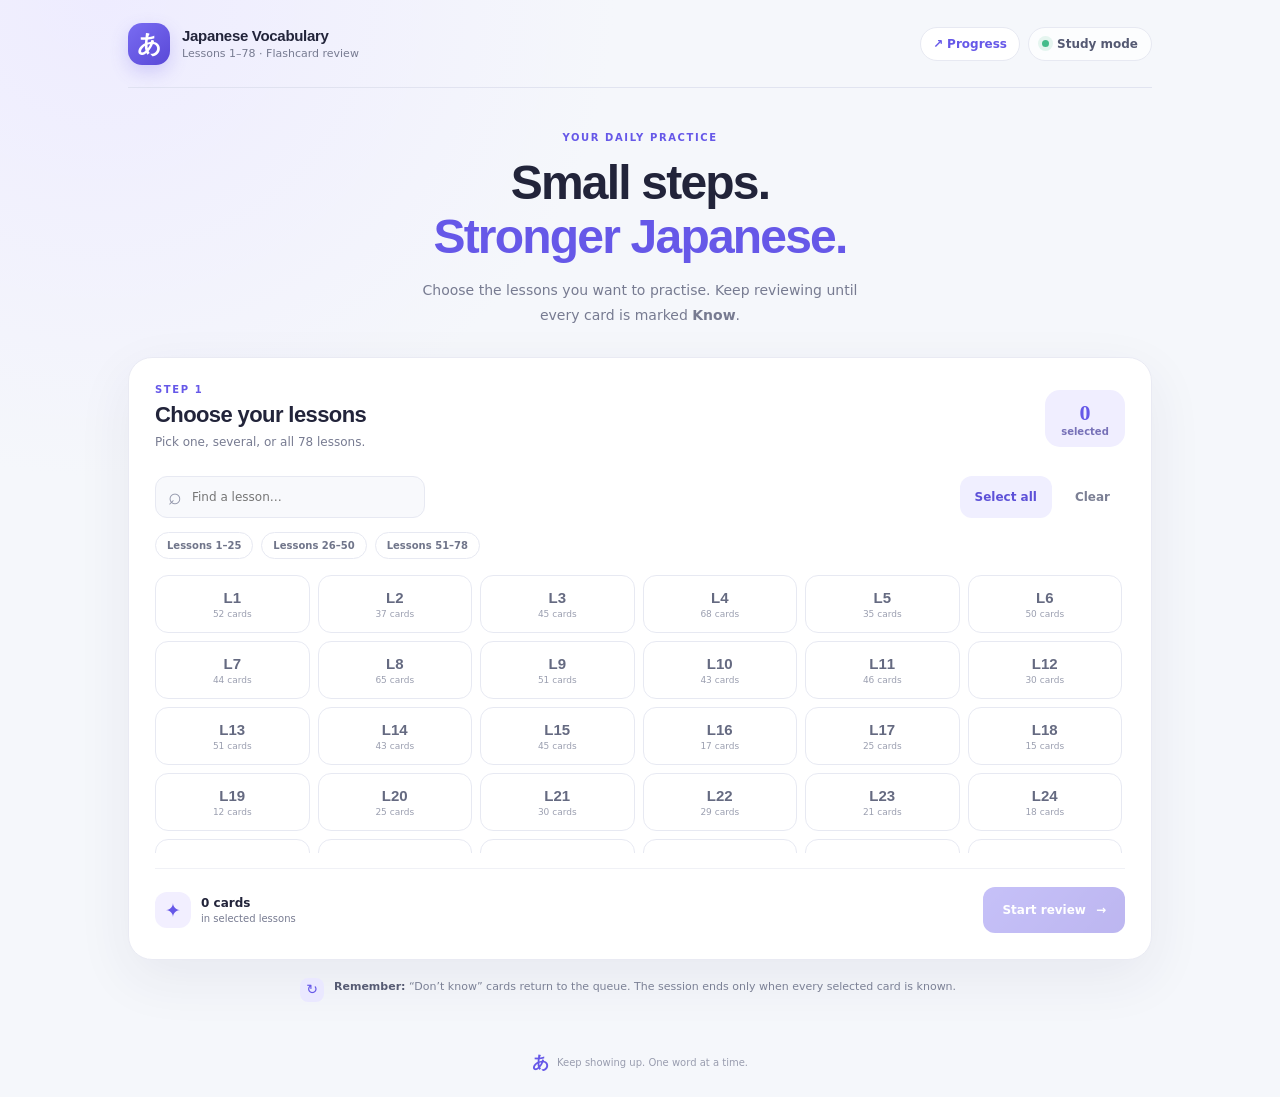
<file: index.html>
<!doctype html>
<html lang="en">
<head>
  <meta charset="utf-8">
  <meta name="viewport" content="width=device-width, initial-scale=1, viewport-fit=cover">
  <meta name="theme-color" content="#f5f7fb">
  <meta name="apple-mobile-web-app-capable" content="yes">
  <meta name="apple-mobile-web-app-status-bar-style" content="default">
  <link rel="manifest" href="./manifest.json">
  <meta name="description" content="Review Japanese vocabulary from Lessons 1–78 with a simple, mobile-friendly flashcard app.">
  <title>Japanese Vocabulary • Flashcards</title>
  <link rel="stylesheet" href="./styles.css?v=20261017-landscape-rebuild-v7">
  <script defer src="./lesson-data-1-78.js?v=20261017-landscape-rebuild-v7"></script>
  <script defer src="./app.js?v=20261017-landscape-rebuild-v7"></script>
  <script>if ("serviceWorker" in navigator) window.addEventListener("load", () => navigator.serviceWorker.register("./sw.js").catch(() => {}));</script>
</head>
<body>
  <div class="app-shell">
    <header class="topbar">
      <a class="brand" href="./" aria-label="Japanese Vocabulary home">
        <span class="brand-mark">あ</span>
        <span><strong>Japanese Vocabulary</strong><small>Lessons 1–78 · Flashcard review</small></span>
      </a>
      <div class="top-actions"><button id="show-progress" class="progress-nav" type="button" aria-label="View learning progress">↗ Progress</button><div class="top-pill"><span class="status-dot"></span> Study mode</div></div>
    </header>

    <main>
      <section id="setup-screen" class="screen">
        <div class="intro">
          <div class="eyebrow">YOUR DAILY PRACTICE</div>
          <h1>Small steps.<br><span>Stronger Japanese.</span></h1>
          <p>Choose the lessons you want to practise. Keep reviewing until every card is marked <strong>Know</strong>.</p>
        </div>

        <section class="panel lesson-panel" aria-labelledby="lesson-title">
          <div class="panel-heading">
            <div>
              <div class="eyebrow">STEP 1</div>
              <h2 id="lesson-title">Choose your lessons</h2>
              <p class="muted">Pick one, several, or all 78 lessons.</p>
            </div>
            <div class="selection-count"><strong id="selected-count">0</strong><span>selected</span></div>
          </div>

          <div class="selection-tools">
            <label class="search-box"><span aria-hidden="true">⌕</span><input id="lesson-search" type="search" placeholder="Find a lesson…" autocomplete="off" aria-label="Find a lesson"></label>
            <div class="tool-buttons">
              <button id="select-all" class="button button-soft" type="button">Select all</button>
              <button id="clear-all" class="button button-quiet" type="button">Clear</button>
            </div>
          </div>
          <div class="quick-picks">
            <button type="button" class="quick-chip" data-range="1-25">Lessons 1–25</button>
            <button type="button" class="quick-chip" data-range="26-50">Lessons 26–50</button>
            <button type="button" class="quick-chip" data-range="51-78">Lessons 51–78</button>
          </div>
          <div id="lesson-grid" class="lesson-grid" aria-label="Lesson choices"></div>
          <div class="start-row">
            <div class="start-summary"><span class="summary-icon">✦</span><span><strong id="word-count">0 cards</strong><small>in selected lessons</small></span></div>
            <button id="start-review" class="button button-primary" type="button" disabled>Start review <span aria-hidden="true">→</span></button>
          </div>
          <p id="setup-error" class="error-message" role="alert" hidden></p>
        </section>
        <div class="tip-row"><span class="tip-icon">↻</span><span><strong>Remember:</strong> “Don’t know” cards return to the queue. The session ends only when every selected card is known.</span></div>
      </section>

      <section id="progress-screen" class="screen" hidden>
        <div class="progress-page-heading">
          <div><div class="eyebrow">YOUR LEARNING JOURNEY</div><h1>My progress</h1><p class="muted">Your progress is saved on this device and stays available offline.</p></div>
          <button id="progress-back" class="back-button" type="button">← Lessons</button>
        </div>
        <div class="progress-overview">
          <article class="overview-card overview-primary"><span class="overview-label">Vocabulary mastered</span><strong id="overall-mastered">0 / 0</strong><div class="overview-track"><span id="overall-fill"></span></div><small id="overall-percent">0% complete</small></article>
          <article class="overview-card"><span class="overview-label">Study sessions</span><strong id="sessions-total">0</strong><small>completed</small></article>
          <article class="overview-card"><span class="overview-label">Cards still to learn</span><strong id="overall-remaining">0</strong><small>not marked Know</small></article>
        </div>
        <section class="panel progress-lessons-panel"><div class="panel-heading"><div><div class="eyebrow">LESSON BREAKDOWN</div><h2>Progress by lesson</h2><p class="muted">Each lesson tracks cards you marked Know.</p></div></div><div id="progress-lesson-list" class="progress-lesson-list"></div></section>
        <section class="panel recent-panel"><div class="panel-heading"><div><div class="eyebrow">RECENT ACTIVITY</div><h2>Completed sessions</h2></div></div><div id="session-history" class="session-history"></div></section>
      </section>

      <section id="review-screen" class="screen" hidden>
        <div class="review-topline">
          <button id="back-to-lessons" class="back-button" type="button"><span aria-hidden="true">←</span> Lessons</button>
          <span id="review-lessons-label" class="lesson-label">Selected lessons</span>
        </div>
        <div class="landscape-notice" role="status" aria-live="polite">
          <span class="rotate-symbol" aria-hidden="true">↻</span>
          <strong>Rotate your phone to landscape</strong>
          The flashcard, answer buttons, and study progress are available in landscape mode.
        </div>
        <div class="review-heading">
          <div><div class="eyebrow">STEP 2 · ACTIVE RECALL</div><h1>Can you remember it?</h1><p class="muted">Think of the meaning, then tap the card to reveal it.</p></div>
          <div class="progress-ring" aria-label="Review progress"><strong id="progress-percent">0%</strong><span>known</span></div>
        </div>
        <div class="progress-track" role="progressbar" aria-label="Known cards" aria-valuemin="0" aria-valuemax="100" aria-valuenow="0" id="progress-track"><span id="progress-fill"></span></div>
        <div class="stats-row">
          <div class="stat-card"><span class="stat-icon lavender">▤</span><span><strong id="remaining-count">0</strong><small>in queue</small></span></div>
          <div class="stat-card"><span class="stat-icon green">✓</span><span><strong id="known-count">0</strong><small>known</small></span></div>
          <div class="stat-card"><span class="stat-icon orange">↻</span><span><strong id="retry-count">0</strong><small>to revisit</small></span></div>
        </div>

        <div class="flashcard-wrap">
          <button id="flashcard" class="flashcard" type="button" aria-label="Reveal English meaning">
            <span class="card-top"><span id="card-lesson" class="card-lesson">LESSON 1</span><span id="card-side" class="card-side">JAPANESE</span></span>
            <span class="card-center"><span id="card-kanji" class="kanji-word" lang="ja" hidden></span><span id="card-jp" class="japanese-word" lang="ja">あなた</span><span id="card-en" class="english-meaning" hidden>you</span></span>
            <span class="card-bottom"><span id="card-hint" class="card-hint"><span aria-hidden="true">↻</span> Tap to reveal meaning</span><span class="card-number" id="card-number">CARD 1</span></span>
          </button>
        </div>
        <div class="answer-actions">
          <button id="dont-know" class="answer-button dont-know" type="button"><span class="answer-symbol">↻</span><span><strong>Don’t know</strong><small>Bring it back later</small></span></button>
          <button id="know" class="answer-button know" type="button"><span class="answer-symbol">✓</span><span><strong>Know</strong><small>Remove from this review</small></span></button>
        </div>
        <p class="keyboard-hint">Tip: tap the card to flip · keyboard: Space to flip, ← Don’t know, → Know</p>
      </section>

      <section id="complete-screen" class="screen completion-screen" hidden>
        <div class="completion-card">
          <div class="celebration-icon">✦</div>
          <div class="eyebrow">SESSION COMPLETE</div>
          <h1>すばらしい！<br><span>Excellent work.</span></h1>
          <p>You marked every card as <strong>Know</strong>. That’s your selected vocabulary reviewed from start to finish.</p>
          <div class="completion-stats"><div><strong id="final-known">0</strong><span>cards mastered</span></div><div><strong id="final-lessons">0</strong><span>lessons practised</span></div></div>
          <button id="review-again" class="button button-primary button-wide" type="button">Review these lessons again <span aria-hidden="true">↻</span></button>
          <button id="choose-new-lessons" class="button button-soft button-wide" type="button">Choose other lessons</button>
        </div>
      </section>
    </main>
    <footer><span>あ</span> Keep showing up. One word at a time.</footer>
  </div>
</body>
</html>
</file>
<file: styles.css>
:root{color-scheme:light;--ink:#22243a;--muted:#777b91;--line:#e7e9f2;--paper:#fff;--bg:#f5f7fb;--purple:#6658e8;--purple-dark:#5144d4;--purple-soft:#f0eeff;--green:#188a62;--green-soft:#e8f8f1;--orange:#c47731;--orange-soft:#fff3e6;--shadow:0 18px 55px rgba(41,43,83,.07)}
*{box-sizing:border-box}html{min-height:100%;background:var(--bg)}body{margin:0;color:var(--ink);font-family:'DM Sans',system-ui,-apple-system,sans-serif;background:radial-gradient(ellipse at 8% 0%,#eeecff 0,transparent 32rem),var(--bg);min-height:100vh}button,input{font:inherit}button{cursor:pointer}button:focus-visible,input:focus-visible,a:focus-visible{outline:3px solid #a9a0ff;outline-offset:3px}.app-shell{max-width:1080px;margin:0 auto;padding:0 28px;min-height:100vh;display:flex;flex-direction:column}.topbar{height:88px;display:flex;align-items:center;justify-content:space-between;border-bottom:1px solid rgba(219,222,236,.75);gap:12px}.brand{display:flex;align-items:center;gap:12px;text-decoration:none;color:inherit}.brand-mark{width:42px;height:42px;display:grid;place-items:center;border-radius:14px;background:linear-gradient(140deg,#796cf2,#5948d7);color:#fff;font-size:24px;font-weight:800;box-shadow:0 7px 18px #6658e83b}.brand strong,.brand small{display:block}.brand strong{font:800 15px Manrope,sans-serif;letter-spacing:-.3px}.brand small{font-size:11px;color:var(--muted);margin-top:3px}.top-pill{display:flex;align-items:center;gap:8px;border:1px solid var(--line);border-radius:99px;background:#ffffffb8;padding:9px 13px;font-size:12px;font-weight:700;color:#555a73;white-space:nowrap}.status-dot{width:7px;height:7px;border-radius:50%;background:#45bc8b;box-shadow:0 0 0 4px #45bc8b20}.screen{padding:44px 0 26px;animation:appear .3s ease both}.intro{max-width:600px;margin:0 auto 30px;text-align:center}.eyebrow{color:var(--purple);font-size:10px;font-weight:800;letter-spacing:1.6px}.intro h1,.review-heading h1,.completion-card h1{font:800 clamp(32px,5vw,48px)/1.13 Manrope,sans-serif;letter-spacing:-1.8px;margin:13px 0 14px}.intro h1 span,.review-heading h1 span,.completion-card h1 span{color:var(--purple)}.intro p{font-size:14px;line-height:1.75;color:var(--muted);max-width:470px;margin:0 auto}.panel{background:var(--paper);border:1px solid #e9eaf3;border-radius:24px;box-shadow:var(--shadow)}.lesson-panel{padding:26px}.panel-heading{display:flex;justify-content:space-between;align-items:center;gap:16px}.panel-heading h2{font:800 22px Manrope,sans-serif;letter-spacing:-.6px;margin:7px 0 5px}.muted{color:var(--muted)}.panel-heading p,.review-heading p{font-size:12px;margin:0;line-height:1.6}.selection-count{background:var(--purple-soft);border-radius:15px;padding:10px 14px;text-align:center;min-width:80px}.selection-count strong{display:block;color:var(--purple);font:800 22px Manrope}.selection-count span{display:block;color:#7771b8;font-size:10px;font-weight:700}.selection-tools{display:flex;align-items:center;justify-content:space-between;gap:12px;margin:23px 0 14px}.search-box{display:flex;align-items:center;gap:8px;background:#f8f9fc;border:1px solid var(--line);border-radius:12px;padding:0 12px;height:42px;max-width:270px;flex:1;color:#9296aa}.search-box>span{font-size:23px;line-height:1}.search-box input{width:100%;min-width:0;border:0;outline:none;background:transparent;color:var(--ink);font-size:12px}.tool-buttons{display:flex;gap:8px}.button{border:0;border-radius:12px;min-height:42px;padding:0 15px;display:inline-flex;align-items:center;justify-content:center;gap:10px;font-weight:700;font-size:12px;transition:transform .18s,background .18s,box-shadow .18s}.button:active,.answer-button:active{transform:scale(.98)}.button-soft{background:#f0efff;color:#5d51d8}.button-soft:hover{background:#e7e4ff}.button-quiet{background:transparent;color:#7c8095}.button-quiet:hover{background:#f5f6fa}.button-primary{background:linear-gradient(135deg,#7164ee,#5949d9);color:white;box-shadow:0 8px 20px #6658e82e}.button-primary:hover{background:linear-gradient(135deg,#6558e7,#4f42cd);box-shadow:0 10px 24px #6658e845}.button:disabled{opacity:.4;cursor:not-allowed;box-shadow:none}.quick-picks{display:flex;gap:8px;flex-wrap:wrap;margin:0 0 14px}.quick-chip{border:1px solid var(--line);background:#fff;border-radius:99px;padding:7px 11px;font-size:10px;color:#70758a;font-weight:700}.quick-chip:hover{border-color:#bcb6ff;color:var(--purple);background:#faf9ff}.lesson-grid{display:grid;grid-template-columns:repeat(6,minmax(0,1fr));gap:8px;max-height:280px;overflow:auto;padding:2px 3px 8px 0;scrollbar-color:#d7d5ee transparent;scrollbar-width:thin}.lesson-option{position:relative;min-height:58px;border:1px solid var(--line);border-radius:13px;background:#fff;display:flex;align-items:center;justify-content:center;flex-direction:column;gap:3px;color:#656a81;transition:border-color .15s,background .15s,transform .15s}.lesson-option:hover{border-color:#b9b2ff;transform:translateY(-1px)}.lesson-option strong{font:800 15px Manrope,sans-serif}.lesson-option small{font-size:9px;color:#9b9fb0}.lesson-option.selected{background:#f0eeff;border-color:#8b80f2;color:#584bd4;box-shadow:inset 0 0 0 1px #8b80f22b}.lesson-option.selected small{color:#7770ca}.lesson-option .checkmark{position:absolute;right:6px;top:5px;width:14px;height:14px;border-radius:50%;display:grid;place-items:center;background:var(--purple);color:#fff;font-size:9px}.lesson-option:not(.selected) .checkmark{display:none}.lesson-option.learned{background:#218739;border-color:#176d2d;color:#fff;box-shadow:inset 0 0 0 1px #ffffff22}.lesson-option.learned strong{color:#fff}.lesson-option.learned small{color:#e4ffe9}.lesson-option.learned:hover{background:#1b7830;border-color:#145f26}.lesson-option.learned.selected{background:#218739;border-color:#135e26;box-shadow:inset 0 0 0 2px #b9f6c5,0 0 0 1px #218739}.lesson-option.learned .checkmark{background:#fff;color:#218739}.lesson-option.learned:not(.selected) .checkmark{display:grid}.empty-search{grid-column:1/-1;text-align:center;color:var(--muted);font-size:12px;padding:24px}.start-row{display:flex;align-items:center;justify-content:space-between;gap:12px;border-top:1px solid #f0f1f6;margin-top:15px;padding-top:18px}.start-summary{display:flex;align-items:center;gap:10px}.summary-icon{display:grid;place-items:center;width:36px;height:36px;border-radius:12px;background:#f2efff;color:var(--purple);font-size:19px}.start-summary strong,.start-summary small{display:block}.start-summary strong{font-size:12px}.start-summary small{font-size:10px;color:var(--muted);margin-top:3px}.start-row .button{min-height:46px;padding:0 19px}.error-message{font-size:12px;color:#b43f52;margin:12px 0 0}.tip-row{display:flex;align-items:flex-start;gap:10px;max-width:680px;margin:18px auto 0;color:#7b8095;font-size:11px;line-height:1.7}.tip-row strong{color:#565b73}.tip-icon{display:grid;place-items:center;flex:0 0 24px;height:24px;border-radius:8px;background:#eae8ff;color:var(--purple);font-size:14px}.review-topline{display:flex;align-items:center;justify-content:space-between;margin-bottom:28px}.back-button{border:0;background:transparent;padding:8px 0;color:#6f7489;font-size:12px;font-weight:700}.back-button:hover{color:var(--purple)}.back-button span{font-size:18px;vertical-align:-1px;margin-right:5px}.lesson-label{font-size:10px;font-weight:700;color:#7168cb;background:#efedff;padding:8px 11px;border-radius:99px}.review-heading{display:flex;align-items:center;justify-content:space-between;gap:16px}.review-heading h1{font-size:clamp(27px,4vw,38px);margin:9px 0}.review-heading p{font-size:12px}.progress-ring{width:66px;height:66px;flex:0 0 66px;border-radius:50%;border:4px solid #e5e2ff;display:flex;flex-direction:column;align-items:center;justify-content:center;background:#fff}.progress-ring strong{font:800 16px Manrope;color:var(--purple)}.progress-ring span{font-size:8px;color:var(--muted);margin-top:1px}.progress-track{height:6px;background:#e7e8f1;border-radius:99px;overflow:hidden;margin:22px 0 16px}.progress-track span{display:block;height:100%;width:0;background:linear-gradient(90deg,#9288ff,#5d4cdd);border-radius:99px;transition:width .25s ease}.stats-row{display:grid;grid-template-columns:repeat(3,1fr);gap:10px}.stat-card{display:flex;align-items:center;gap:10px;padding:12px 14px;border:1px solid var(--line);border-radius:14px;background:#fff}.stat-icon{display:grid;place-items:center;width:32px;height:32px;border-radius:10px;font-size:15px;font-weight:800}.lavender{background:#efedff;color:#6658e8}.green{background:var(--green-soft);color:var(--green)}.orange{background:var(--orange-soft);color:var(--orange)}.stat-card strong,.stat-card small{display:block}.stat-card strong{font:800 16px Manrope}.stat-card small{font-size:10px;color:var(--muted);margin-top:2px}.flashcard-wrap{max-width:620px;margin:24px auto 16px;perspective:1200px}.flashcard{width:100%;min-height:270px;border:1px solid #e5e3fb;border-radius:24px;background:linear-gradient(145deg,#fff 0%,#fcfbff 70%,#f4f1ff 100%);box-shadow:0 20px 50px #3c32780d;display:flex;flex-direction:column;align-items:stretch;justify-content:space-between;text-align:center;padding:21px 24px;color:var(--ink);transition:transform .24s,box-shadow .24s;position:relative;overflow:hidden}.flashcard:before{content:"";position:absolute;width:180px;height:180px;border-radius:50%;background:#eeebff70;top:-100px;right:-70px;pointer-events:none}.flashcard:hover{box-shadow:0 24px 60px #3c327815}.flashcard.is-flipped{background:linear-gradient(145deg,#f4fff9,#fff 80%);border-color:#d2f0e2}.card-top,.card-bottom{position:relative;display:flex;align-items:center;justify-content:space-between;gap:10px}.card-lesson,.card-side,.card-number{font-size:9px;font-weight:800;letter-spacing:1px;color:#8b8fa4}.card-lesson{background:#f0eeff;color:#6c5de3;border-radius:99px;padding:7px 10px;letter-spacing:.5px}.card-center{display:flex;flex-direction:column;align-items:center;justify-content:center;gap:8px;min-height:150px;position:relative}.kanji-word{display:block;font:600 20px/1.2 'Noto Sans JP','Yu Gothic',sans-serif;letter-spacing:.2px;color:#514b70;overflow-wrap:anywhere;max-width:100%;min-height:1em}.japanese-word{font:700 clamp(32px,7vw,56px)/1.3 'DM Sans',sans-serif;letter-spacing:.5px;color:#282742;overflow-wrap:anywhere}.english-meaning{font:700 clamp(22px,4vw,30px)/1.35 Manrope,sans-serif;letter-spacing:-.5px;color:#188a62;overflow-wrap:anywhere}.card-hint{font-size:10px;color:#8a8da3}.card-hint span{font-size:14px;vertical-align:-1px;margin-right:4px}.flashcard.is-flipped .card-hint{color:#238663}.answer-actions{max-width:620px;margin:0 auto;display:grid;grid-template-columns:1fr 1fr;gap:12px}.answer-button{min-height:65px;border-radius:15px;border:1px solid var(--line);display:flex;align-items:center;justify-content:flex-start;text-align:left;gap:12px;padding:10px 16px;background:#fff;transition:transform .15s,box-shadow .15s,border-color .15s}.answer-button:hover{transform:translateY(-2px);box-shadow:0 8px 20px #27254b0b}.answer-button .answer-symbol{display:grid;place-items:center;flex:0 0 34px;height:34px;border-radius:11px;font-size:17px;font-weight:800}.answer-button strong,.answer-button small{display:block}.answer-button strong{font-size:12px}.answer-button small{font-size:10px;color:var(--muted);margin-top:4px}.dont-know{border-color:#f1e4d5}.dont-know .answer-symbol{background:var(--orange-soft);color:var(--orange)}.dont-know strong{color:#a86427}.know{border-color:#d6efe4}.know .answer-symbol{background:var(--green-soft);color:var(--green)}.know strong{color:#187b5b}.keyboard-hint{text-align:center;font-size:10px;color:#9699aa;margin:15px 0 0}.completion-screen{display:flex;justify-content:center;align-items:center;flex:1}.completion-card{width:min(100%,520px);text-align:center;padding:38px 30px;background:#fff;border:1px solid var(--line);border-radius:26px;box-shadow:var(--shadow)}.celebration-icon{display:grid;place-items:center;width:68px;height:68px;margin:0 auto 20px;border-radius:23px;background:linear-gradient(145deg,#eeeaff,#faf9ff);color:var(--purple);font-size:32px}.completion-card h1{font-size:36px;margin:13px 0}.completion-card p{font-size:13px;line-height:1.8;color:var(--muted);max-width:370px;margin:0 auto}.completion-stats{display:grid;grid-template-columns:1fr 1fr;gap:10px;margin:25px 0}.completion-stats div{padding:17px;border:1px solid var(--line);border-radius:15px;background:#fafaff}.completion-stats strong,.completion-stats span{display:block}.completion-stats strong{font:800 25px Manrope;color:var(--purple)}.completion-stats span{font-size:10px;color:var(--muted);margin-top:4px}.button-wide{width:100%;min-height:46px;margin-top:10px}footer{margin-top:auto;display:flex;justify-content:center;align-items:center;gap:8px;padding:23px 0;color:#999daf;font-size:10px}footer span{color:var(--purple);font-size:17px;font-weight:800}@keyframes appear{from{opacity:0;transform:translateY(7px)}to{opacity:1;transform:translateY(0)}}[hidden]{display:none!important}
@media(max-width:760px){.app-shell{padding:0 18px}.topbar{height:74px}.brand-mark{width:38px;height:38px}.brand strong{font-size:13px}.brand small{font-size:10px}.top-pill{font-size:10px;padding:8px 10px}.screen{padding-top:30px}.intro{margin-bottom:23px}.intro h1{font-size:36px}.intro p{font-size:12px}.lesson-panel{padding:18px;border-radius:20px}.panel-heading h2{font-size:19px}.selection-tools{align-items:stretch;flex-direction:column}.search-box{max-width:none;flex:auto}.tool-buttons{display:grid;grid-template-columns:1fr 1fr}.lesson-grid{grid-template-columns:repeat(4,minmax(0,1fr));gap:7px;max-height:300px}.lesson-option{min-height:54px}.start-row .button{padding:0 13px}.tip-row{font-size:10px}.review-topline{margin-bottom:22px}.review-heading h1{font-size:28px;letter-spacing:-1px}.review-heading p{max-width:260px}.progress-ring{width:59px;height:59px;flex-basis:59px}.stats-row{gap:7px}.stat-card{padding:10px 8px;gap:7px}.stat-icon{width:29px;height:29px;flex-basis:29px}.stat-card strong{font-size:14px}.stat-card small{font-size:9px}.flashcard{min-height:260px;padding:17px 16px;border-radius:21px}.answer-actions{gap:8px}.answer-button{min-height:66px;padding:9px 10px;gap:8px}.answer-button .answer-symbol{flex-basis:30px;height:30px}.answer-button strong{font-size:11px}.answer-button small{font-size:9px}.keyboard-hint{line-height:1.6}.completion-card{padding:30px 20px}.completion-card h1{font-size:32px}}
@media(max-width:390px){.app-shell{padding:0 12px}.brand{gap:8px}.brand strong{font-size:12px}.brand small{font-size:9px}.top-pill{padding:7px 8px;font-size:9px}.intro h1{font-size:32px}.lesson-panel{padding:14px}.lesson-grid{grid-template-columns:repeat(3,minmax(0,1fr))}.selection-count{min-width:68px;padding:8px 10px}.panel-heading h2{font-size:17px}.start-summary{gap:7px}.start-row .button{font-size:11px;padding:0 10px}.review-heading h1{font-size:25px}.review-heading p{font-size:11px}.flashcard{min-height:235px}.answer-button{gap:6px;padding:8px}.answer-button .answer-symbol{flex-basis:27px;height:27px}.answer-button small{font-size:8px}.lesson-label{font-size:9px;padding:7px 8px}}
@media(prefers-reduced-motion:reduce){*,*:before,*:after{animation-duration:.01ms!important;transition-duration:.01ms!important;scroll-behavior:auto!important}}


/* Offline-first learning progress */
.top-actions{display:flex;align-items:center;gap:8px}
.progress-nav{border:1px solid var(--line);background:#fff;border-radius:99px;padding:9px 12px;color:var(--purple);font-size:12px;font-weight:800;white-space:nowrap}
.progress-nav:hover{background:var(--purple-soft)}
.progress-page-heading{display:flex;justify-content:space-between;align-items:center;gap:16px;margin-bottom:24px}
.progress-page-heading h1{font:800 clamp(30px,5vw,42px)/1.15 Manrope,system-ui,sans-serif;letter-spacing:-1.3px;margin:10px 0}
.progress-page-heading p{font-size:12px;margin:0;line-height:1.6}
.progress-overview{display:grid;grid-template-columns:1.5fr 1fr 1fr;gap:12px;margin-bottom:18px}
.overview-card{padding:20px;border:1px solid var(--line);border-radius:18px;background:#fff;box-shadow:0 8px 28px rgba(41,43,83,.04);min-width:0}
.overview-primary{background:linear-gradient(140deg,#f0eeff,#fff);border-color:#e3dfff}
.overview-label{display:block;color:var(--muted);font-size:11px;font-weight:700}
.overview-card>strong{display:block;font:800 clamp(22px,3vw,30px)/1.2 Manrope,system-ui,sans-serif;color:var(--ink);margin:12px 0 8px;overflow-wrap:anywhere}
.overview-card small{font-size:10px;color:var(--muted)}
.overview-primary>strong{color:var(--purple)}
.overview-track,.lesson-progress-track{height:7px;background:#e9e8f4;border-radius:99px;overflow:hidden}
.overview-track{margin:12px 0 8px}
.overview-track span,.lesson-progress-track span{display:block;width:0;height:100%;border-radius:99px;background:linear-gradient(90deg,#9388ff,#5d4cdd);transition:width .3s ease}
.progress-lessons-panel,.recent-panel{padding:22px;margin-top:14px}
.progress-lessons-panel .panel-heading,.recent-panel .panel-heading{margin-bottom:16px}
.progress-lessons-panel h2,.recent-panel h2{font:800 20px Manrope,system-ui,sans-serif;margin:7px 0 5px}
.progress-lesson-list{display:grid;grid-template-columns:repeat(2,minmax(0,1fr));gap:13px 24px;max-height:510px;overflow:auto;padding:2px 5px 4px 0}
.progress-lesson-row{min-width:0}
.progress-lesson-top{display:flex;justify-content:space-between;align-items:center;gap:8px;margin-bottom:7px}
.progress-lesson-top strong{font-size:11px;color:var(--ink)}
.progress-lesson-top>span{font-size:10px;color:var(--muted);white-space:nowrap}
.lesson-progress-track{height:5px}
.history-row{display:flex;align-items:center;justify-content:space-between;gap:12px;padding:13px 0;border-bottom:1px solid #f0f1f6}
.history-row:last-child{border-bottom:0}
.history-row strong,.history-row small{display:block}
.history-row strong{font-size:12px}
.history-row small{font-size:10px;color:var(--muted);margin-top:4px;line-height:1.5}
.history-score{font-size:10px;font-weight:800;color:var(--green);white-space:nowrap}
.history-empty{font-size:12px;color:var(--muted);line-height:1.7;margin:0;padding:6px 0}
@media(max-width:760px){.top-actions{gap:5px}.progress-nav{font-size:10px;padding:8px 9px}.progress-overview{grid-template-columns:1fr 1fr;gap:8px}.overview-primary{grid-column:1/-1}.overview-card{padding:15px}.progress-lessons-panel,.recent-panel{padding:17px}.progress-lesson-list{grid-template-columns:1fr;gap:12px;max-height:600px}.progress-page-heading{align-items:flex-start}.progress-page-heading h1{font-size:32px}.progress-page-heading .back-button{white-space:nowrap;margin-top:8px}}
@media(max-width:390px){.top-actions{flex-direction:column;align-items:flex-end;gap:4px}.top-pill{font-size:9px}.progress-nav{font-size:9px;padding:6px 8px}.progress-page-heading h1{font-size:28px}.overview-card{padding:12px}.history-row{align-items:flex-start}.history-score{font-size:9px}}


/* Landscape-only review controls */
.landscape-notice{display:none}
@media screen and (max-width:760px) and (orientation:portrait){
  #review-screen .progress-ring,
  #review-screen>.progress-track,
  #review-screen .stats-row,
  #review-screen .flashcard-wrap,
  #review-screen .answer-actions,
  #review-screen .keyboard-hint{display:none!important}
  #review-screen .landscape-notice{display:block;margin:28px auto;padding:22px 18px;max-width:420px;text-align:center;background:#fff;border:1px solid var(--line);border-radius:18px;box-shadow:var(--shadow);color:var(--muted);font-size:13px;line-height:1.7}
  #review-screen .landscape-notice strong{display:block;margin-bottom:6px;color:var(--ink);font-size:16px}
  #review-screen .landscape-notice .rotate-symbol{display:block;margin-bottom:10px;color:var(--purple);font-size:30px;line-height:1}
}
@media screen and (max-width:960px) and (orientation:landscape) and (max-height:600px){
  .app-shell{padding-left:12px;padding-right:12px}
  .topbar{height:46px}
  #review-screen{padding-top:6px}
  #review-screen .review-topline{margin-bottom:8px}
  #review-screen .review-heading h1{font-size:22px;letter-spacing:-.4px;margin:3px 0}
  #review-screen .review-heading p{display:none}
  #review-screen .progress-ring{width:48px;height:48px;flex-basis:48px;border-width:3px}
  #review-screen .progress-ring strong{font-size:13px}
  #review-screen .progress-ring span{font-size:7px}
  #review-screen .progress-track{margin:8px 0}
  #review-screen .stats-row{gap:6px}
  #review-screen .stat-card{padding:6px 9px;gap:6px}
  #review-screen .stat-icon{width:25px;height:25px;flex-basis:25px}
  #review-screen .stat-card strong{font-size:12px}
  #review-screen .stat-card small{font-size:8px}
  #review-screen .flashcard-wrap{margin:8px auto}
  #review-screen .flashcard{min-height:128px;padding:9px 14px;border-radius:16px}
  #review-screen .card-center{min-height:65px;gap:4px}
  #review-screen .kanji-word{font-size:16px}
  #review-screen .japanese-word{font-size:clamp(23px,4vw,36px)}
  #review-screen .english-meaning{font-size:clamp(18px,3vw,25px)}
  #review-screen .answer-actions{gap:8px}
  #review-screen .answer-button{min-height:44px;padding:6px 10px}
  #review-screen .answer-button .answer-symbol{width:26px;height:26px;flex-basis:26px}
  #review-screen .answer-button small{margin-top:1px}
  #review-screen .keyboard-hint{margin:5px 0 0}
  footer{padding:7px 0}
}


/* Landscape fit fix: keep progress, full card, and answer buttons in one viewport. */
@media screen and (max-width:1100px) and (orientation:landscape) and (max-height:760px){
  html,body{min-height:100%;overflow-x:hidden}
  .app-shell{min-height:0;padding:0 12px}
  .topbar{height:38px;min-height:38px}
  #review-screen{padding-top:2px;padding-bottom:4px;min-height:0}
  #review-screen .review-topline{margin-bottom:4px}
  #review-screen .review-heading{margin-bottom:4px;gap:8px}
  #review-screen .review-heading h1{font-size:18px;line-height:1.1;margin:0}
  #review-screen .review-heading p,
  #review-screen .review-heading .eyebrow{display:none}
  #review-screen .progress-ring{width:38px;height:38px;flex-basis:38px;border-width:3px}
  #review-screen .progress-ring strong{font-size:11px}
  #review-screen .progress-ring span{font-size:6px}
  #review-screen .progress-track{height:5px;margin:4px 0 6px}
  #review-screen .stats-row{gap:6px;margin-bottom:6px}
  #review-screen .stat-card{min-height:42px;padding:5px 8px;gap:6px;border-radius:12px}
  #review-screen .stat-icon{width:25px;height:25px;flex-basis:25px;font-size:14px}
  #review-screen .stat-card strong{font-size:12px;line-height:1.1}
  #review-screen .stat-card small{font-size:8px;line-height:1.1}
  #review-screen .flashcard-wrap{width:100%;max-width:900px;margin:0 auto 6px}
  #review-screen .flashcard{height:clamp(112px,28vh,190px);min-height:0;padding:8px 14px;border-radius:16px}
  #review-screen .card-top{font-size:10px}
  #review-screen .card-center{min-height:0;gap:2px}
  #review-screen .kanji-word{font-size:clamp(12px,2.5vh,18px);line-height:1.1}
  #review-screen .japanese-word{font-size:clamp(24px,6vh,42px);line-height:1.05}
  #review-screen .english-meaning{font-size:clamp(18px,4vh,28px);line-height:1.1}
  #review-screen .card-bottom{font-size:9px}
  #review-screen .answer-actions{display:grid;grid-template-columns:1fr 1fr;gap:8px;margin:0 auto;max-width:900px}
  #review-screen .answer-button{display:flex;min-height:42px;padding:5px 10px;gap:8px;border-radius:12px}
  #review-screen .answer-button .answer-symbol{width:26px;height:26px;flex-basis:26px}
  #review-screen .answer-button strong{font-size:11px;line-height:1.1}
  #review-screen .answer-button small{font-size:8px;line-height:1.1;margin-top:2px}
  #review-screen .keyboard-hint{font-size:9px;line-height:1.2;margin:4px 0 0}
  #review-screen footer,footer{padding:3px 0;margin-top:0}
}
</file>
